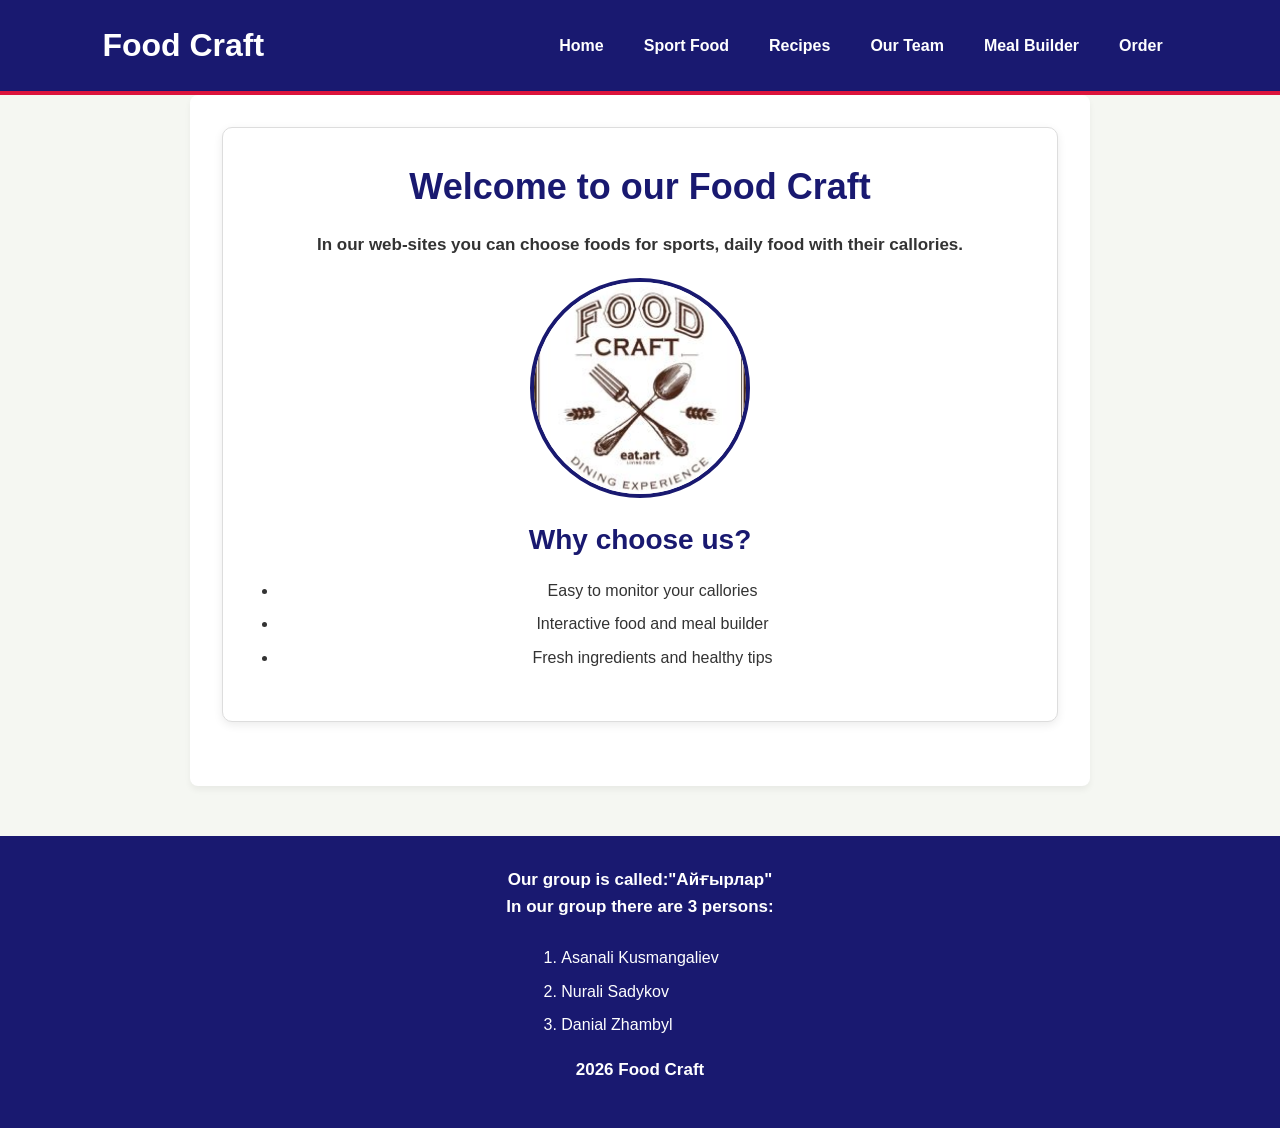
<file: index.html>
<!DOCTYPE html>
<html lang="en">
<head>
    <meta charset="UTF-8">
    <meta name="viewport" content="width=device-width, initial-scale=1.0">
    <title>
        Food Craft-Welcome page
    </title>
    <link rel="stylesheet" href="style.css">
</head>
<body>
    <header id="main-header">
        <div><h1>Food Craft</h1></div>
        <nav>
            <a href="index.html" id = "home">Home</a>
            
            <a href="sportfood.html" id = "sportfood">Sport Food</a>
            <a href="recipes.html" id="recipes">Recipes</a>
        <a href="team.html" id="team">Our Team</a>
        <a href="builder.html" id="builder">Meal Builder</a>
                <a href="order.html" id="order">Order</a>

        </nav>
    </header>

    <main>
        <section class="info">
            <h1>Welcome to our Food Craft</h1>
            <p><b>In our web-sites you can choose foods for sports, daily food with their callories.</b> </p>
<div style="width: 220px; height: 220px; border-radius: 50%; overflow: hidden; margin: 20px auto; border: 4px solid midnightblue;">
    <img src="images/foodcraft.jpg" alt="Logo" style="width: 100% !important; height: 100% !important; object-fit: cover !important; border-radius: 0 !important; border: none !important; margin: 0 !important;">
</div>
</h6>  
            <h2>Why choose us?</h2>
            <ul>
                <li>Easy to monitor your callories</li>
                <li>Interactive food and meal builder</li>
                <li>Fresh ingredients and healthy tips</li>
            </ul>
        </section>
    </main>

    <footer>
        <p><b>Our group is called:"Айғырлар"</b> <br> <b>In our group there are 3 persons:</b></p>
        <ol>
            <li>Asanali Kusmangaliev</li>
            <li>Nurali Sadykov</li>
            <li>Danial Zhambyl</li>
        </ol>
        <p><b>2026 Food Craft</b></p>
    </footer>
</body>
</html>
</file>
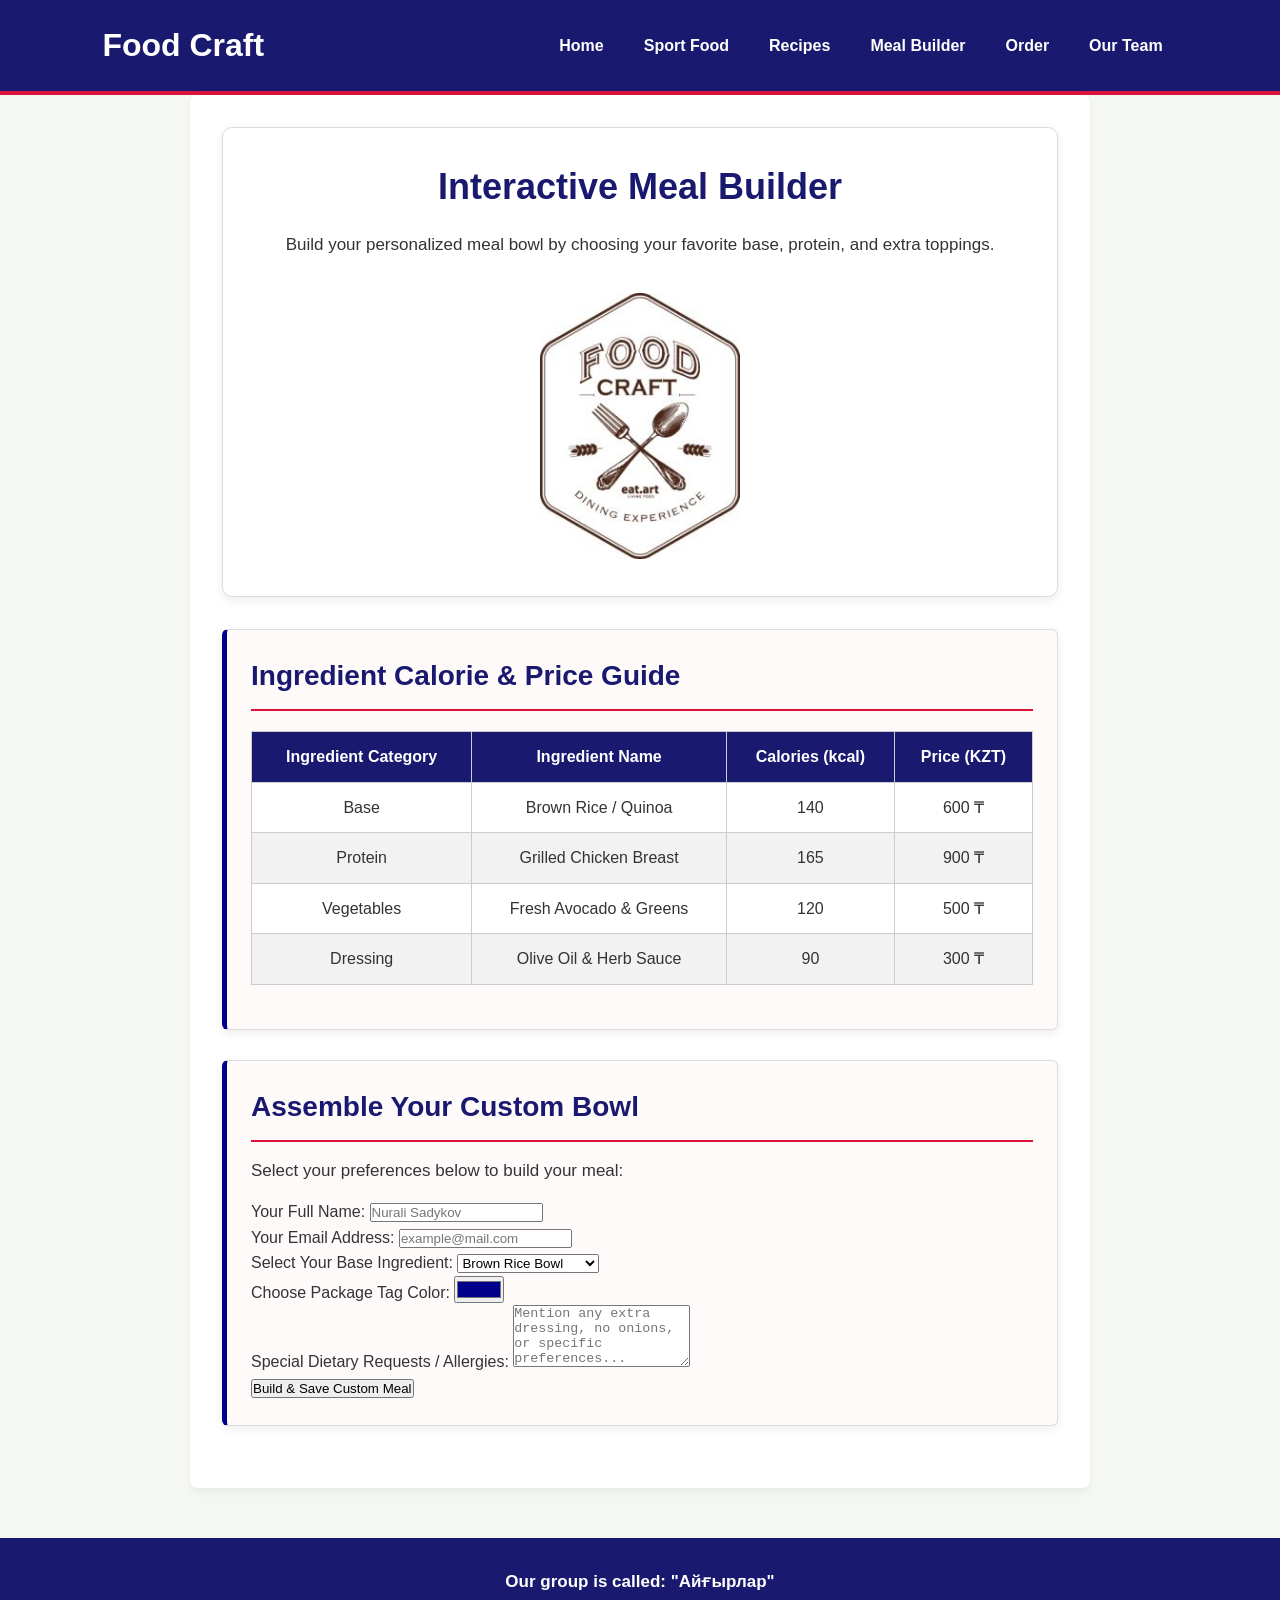
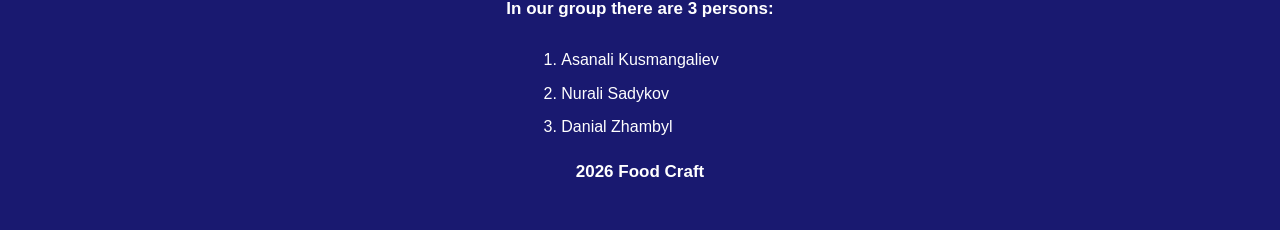
<file: builder.html>
<!DOCTYPE html>
<html lang="en">
<head>
    <meta charset="UTF-8">
    <meta name="viewport" content="width=device-width, initial-scale=1.0">
    <title>Food Craft - Meal Builder</title>
    <link rel="stylesheet" href="style.css">
</head>
<body>

<header id="main-header">
    <div>
        <h1>Food Craft</h1>
    </div>

    <nav>
        <a href="index.html" id="home">Home</a>
        <a href="sportfood.html" id="sportfood">Sport Food</a>
        <a href="recipes.html" id="recipes">Recipes</a>
            <a href="builder.html" id="builder"  >Meal Builder</a>
        <a href="order.html" id="order">Order </a>
        <a href="team.html" id="team">Our Team</a>
    </nav>
</header>

<main>

    <section class="info">
        <h1>Interactive Meal Builder</h1>

        <p>
            Build your personalized meal bowl by choosing your favorite base, protein, and extra toppings.
        </p>

        <img src="images/foodcraft.jpg" alt="Food Craft Logo" style="width: 200px !important; height: auto !important; object-fit: contain !important; border-radius: 0 !important; border: none !important;">
    </section>

    <section class="reason">
        <h2>Ingredient Calorie & Price Guide</h2>

        <table class="food-table">
            <thead>
                <tr>
                    <th>Ingredient Category</th>
                    <th>Ingredient Name</th>
                    <th>Calories (kcal)</th>
                    <th>Price (KZT)</th>
                </tr>
            </thead>
            <tbody>
                <tr>
                    <td>Base</td>
                    <td>Brown Rice / Quinoa</td>
                    <td>140</td>
                    <td>600 ₸</td>
                </tr>
                <tr>
                    <td>Protein</td>
                    <td>Grilled Chicken Breast</td>
                    <td>165</td>
                    <td>900 ₸</td>
                </tr>
                <tr>
                    <td>Vegetables</td>
                    <td>Fresh Avocado & Greens</td>
                    <td>120</td>
                    <td>500 ₸</td>
                </tr>
                <tr>
                    <td>Dressing</td>
                    <td>Olive Oil & Herb Sauce</td>
                    <td>90</td>
                    <td>300 ₸</td>
                </tr>
            </tbody>
        </table>
    </section>

    <section class="reason">
        <h2>Assemble Your Custom Bowl</h2>
        <p>Select your preferences below to build your meal:</p>

        <form action="#" method="post" class="order-form">
            <div class="form-group">
                <label for="builder-name">Your Full Name:</label>
                <input type="text" id="builder-name" name="builder-name" placeholder="Nurali Sadykov" required>
            </div>

            <div class="form-group">
                <label for="builder-email">Your Email Address:</label>
                <input type="email" id="builder-email" name="builder-email" placeholder="example@mail.com" required>
            </div>

            <div class="form-group">
                <label for="meal-base">Select Your Base Ingredient:</label>
                <select id="meal-base" name="meal-base">
                    <option value="rice">Brown Rice Bowl</option>
                    <option value="quinoa">Quinoa Mix</option>
                    <option value="pasta">Whole Wheat Pasta</option>
                    <option value="greens">Fresh Salad Greens</option>
                </select>
            </div>

            <div class="form-group">
                <label for="packaging-color">Choose Package Tag Color:</label>
                <input type="color" id="packaging-color" name="packaging-color" value="#00008b">
            </div>

            <div class="form-group">
                <label for="builder-notes">Special Dietary Requests / Allergies:</label>
                <textarea id="builder-notes" name="builder-notes" rows="4" placeholder="Mention any extra dressing, no onions, or specific preferences..."></textarea>
            </div>

            <button type="submit" class="submit-btn">Build & Save Custom Meal</button>
        </form>
    </section>

</main>

<footer>
    <p>
        <b>Our group is called: "Айғырлар"</b><br>
        <b>In our group there are 3 persons:</b>
    </p>

    <ol>
        <li>Asanali Kusmangaliev</li>
        <li>Nurali Sadykov</li>
        <li>Danial Zhambyl</li>
    </ol>

    <p><b>2026 Food Craft</b></p>
</footer>

</body>
</html>
</file>
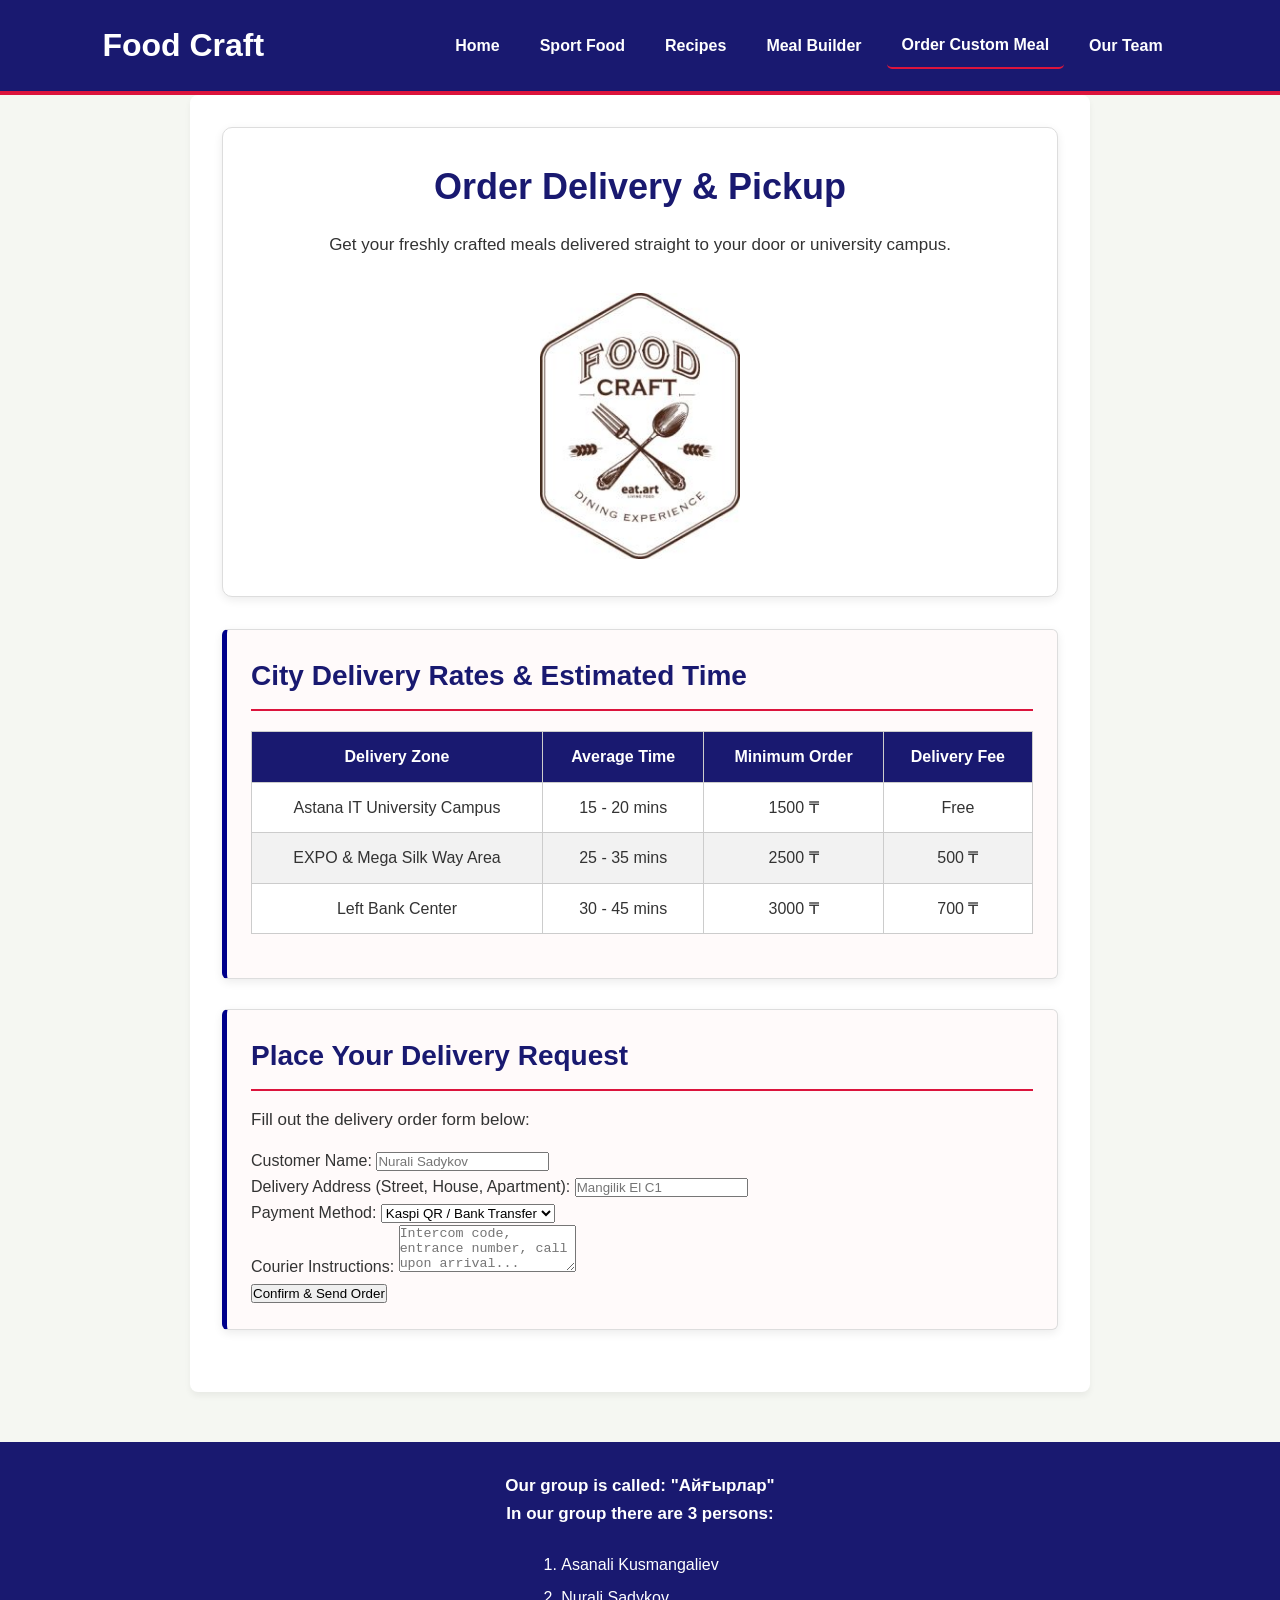
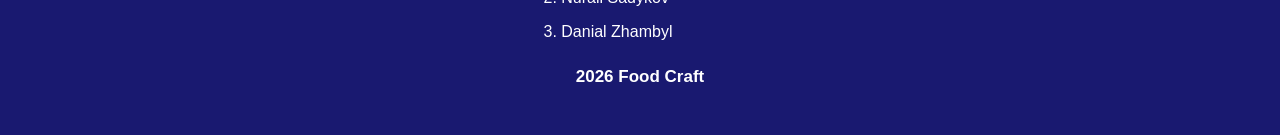
<file: order.html>
<!DOCTYPE html>
<html lang="en">
<head>
    <meta charset="UTF-8">
    <meta name="viewport" content="width=device-width, initial-scale=1.0">
    <title>Food Craft - Order Custom Meal</title>
    <link rel="stylesheet" href="style.css">
</head>
<body>

<header id="main-header">
    <div>
        <h1>Food Craft</h1>
    </div>

    <nav>
        <a href="index.html" id="home">Home</a>
        <a href="sportfood.html" id="sportfood">Sport Food</a>
        <a href="recipes.html" id="recipes">Recipes</a>
        <a href="builder.html" id="builder">Meal Builder</a>
        <a href="order.html" id="order" style="border-bottom: 2px solid crimson;">Order Custom Meal</a>
        <a href="team.html" id="team">Our Team</a>
    </nav>
</header>

<main>

    <section class="info">
        <h1>Order Delivery & Pickup</h1>

        <p>
            Get your freshly crafted meals delivered straight to your door or university campus.
        </p>

        <img src="images/foodcraft.jpg" alt="Food Craft Logo" style="width: 200px !important; height: auto !important; object-fit: contain !important; border-radius: 0 !important; border: none !important;">
    </section>

    <section class="reason">
        <h2>City Delivery Rates & Estimated Time</h2>

        <table class="food-table">
            <thead>
                <tr>
                    <th>Delivery Zone</th>
                    <th>Average Time</th>
                    <th>Minimum Order</th>
                    <th>Delivery Fee</th>
                </tr>
            </thead>
            <tbody>
                <tr>
                    <td>Astana IT University Campus</td>
                    <td>15 - 20 mins</td>
                    <td>1500 ₸</td>
                    <td>Free</td>
                </tr>
                <tr>
                    <td>EXPO & Mega Silk Way Area</td>
                    <td>25 - 35 mins</td>
                    <td>2500 ₸</td>
                    <td>500 ₸</td>
                </tr>
                <tr>
                    <td>Left Bank Center</td>
                    <td>30 - 45 mins</td>
                    <td>3000 ₸</td>
                    <td>700 ₸</td>
                </tr>
            </tbody>
        </table>
    </section>

    <section class="reason">
        <h2>Place Your Delivery Request</h2>
        <p>Fill out the delivery order form below:</p>

        <form action="#" method="post" class="order-form">
            <div class="form-group">
                <label for="order-customer">Customer Name:</label>
                <input type="text" id="order-customer" name="order-customer" placeholder="Nurali Sadykov" required>
            </div>

            <div class="form-group">
                <label for="order-address">Delivery Address (Street, House, Apartment):</label>
                <input type="text" id="order-address" name="order-address" placeholder="Mangilik El C1" required>
            </div>

            <div class="form-group">
                <label for="payment-option">Payment Method:</label>
                <select id="payment-option" name="payment-option">
                    <option value="kaspi">Kaspi QR / Bank Transfer</option>
                    <option value="card">Credit Card on Delivery</option>
                    <option value="cash">Cash to Courier</option>
                </select>
            </div>

            <div class="form-group">
                <label for="order-comments">Courier Instructions:</label>
                <textarea id="order-comments" name="order-comments" rows="3" placeholder="Intercom code, entrance number, call upon arrival..."></textarea>
            </div>

            <button type="submit" class="submit-btn">Confirm & Send Order</button>
        </form>
    </section>

</main>

<footer>
    <p>
        <b>Our group is called: "Айғырлар"</b><br>
        <b>In our group there are 3 persons:</b>
    </p>

    <ol>
        <li>Asanali Kusmangaliev</li>
        <li>Nurali Sadykov</li>
        <li>Danial Zhambyl</li>
    </ol>

    <p><b>2026 Food Craft</b></p>
</footer>

</body>
</html>
</file>
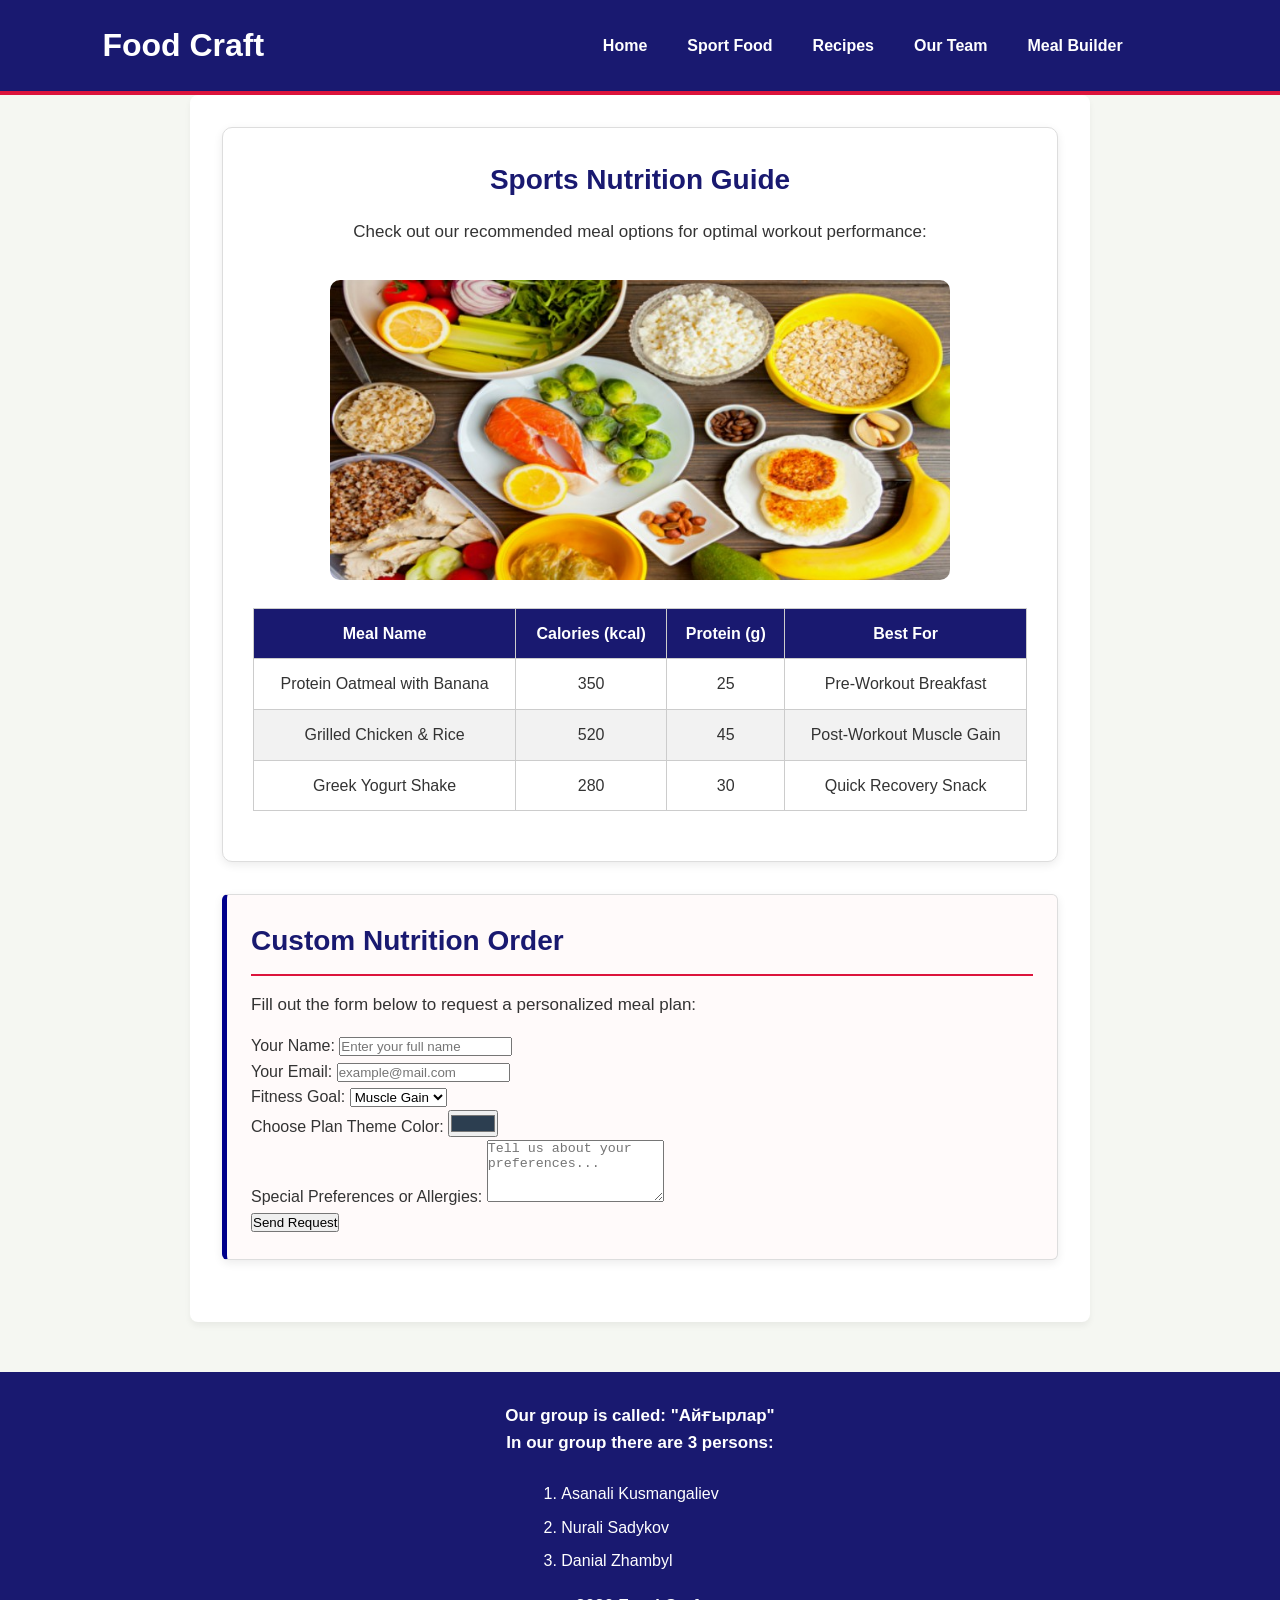
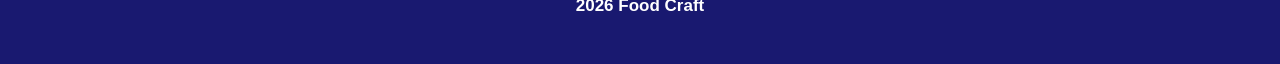
<file: sportfood.html>
<!DOCTYPE html>
<html lang="en">
<head>
    <meta charset="UTF-8">
    <meta name="viewport" content="width=device-width, initial-scale=1.0">
    <title>Food Craft-Sport Food</title>
    <link rel="stylesheet" href="style.css">
</head>
<body>
    <header id="main-header">
        <div><h1>Food Craft</h1></div>
        <nav>
            <a href="index.html" id="home">Home</a>
            <a href="sportfood.html" id="sportfood">Sport Food</a>
            <a href="recipes.html" id="recipes">Recipes</a>
        <a href="team.html" id="team">Our Team</a>
        <a href="builder.html" id="builder">Meal Builder</a>
        <a href="order.html" id="order" ></a>
        </nav>
    </header>

    <main>
        <section class="info">
            <h2>Sports Nutrition Guide</h2>
            <p>Check out our recommended meal options for optimal workout performance:</p>
            
            <img src = "images/Снимок экрана 2026-09-14 005941.jpg" alt="heathy meal" id="heathy-meal">
            <table class="food-table">
                <thead>
                    <tr>
                        <th>Meal Name</th>
                        <th>Calories (kcal)</th>
                        <th>Protein (g)</th>
                        <th>Best For</th>
                    </tr>
                </thead>
                <tbody>
                    <tr>
                        <td>Protein Oatmeal with Banana</td>
                        <td>350</td>
                        <td>25</td>
                        <td>Pre-Workout Breakfast</td>
                    </tr>
                    <tr>
                        <td>Grilled Chicken & Rice</td>
                        <td>520</td>
                        <td>45</td>
                        <td>Post-Workout Muscle Gain</td>
                    </tr>
                    <tr>
                        <td>Greek Yogurt Shake</td>
                        <td>280</td>
                        <td>30</td>
                        <td>Quick Recovery Snack</td>
                    </tr>
                </tbody>
            </table>
        </section>

        
        <section class="reason">
            <h2>Custom Nutrition Order</h2>
            <p>Fill out the form below to request a personalized meal plan:</p>

            <form action="#" method="post" class="order-form">
                <div class="form-group">
                    <label for="username">Your Name:</label>
                    <input type="text" id="username" name="username" placeholder="Enter your full name" required>
                </div>

            
                <div class="form-group">
                    <label for="email">Your Email:</label>
                    <input type="email" id="email" name="email" placeholder="example@mail.com" required>
                </div>

               
                <div class="form-group">
                    <label for="fitness-goal">Fitness Goal:</label>
                    <select id="fitness-goal" name="fitness-goal">
                        <option value="muscle">Muscle Gain</option>
                        <option value="weight-loss">Weight Loss</option>
                        <option value="endurance">Endurance</option>
                    </select>
                </div>

               
                <div class="form-group">
                    <label for="fav-color">Choose Plan Theme Color:</label>
                    <input type="color" id="fav-color" name="fav-color" value="#2c3e50">
                </div>

               
                <div class="form-group">
                    <label for="comments">Special Preferences or Allergies:</label>
                    <textarea id="comments" name="comments" rows="4" placeholder="Tell us about your preferences..."></textarea>
                </div>

                
                <button type="submit" class="submit-btn">Send Request</button>
            </form>
            
        </section>
    </main>
    <footer>
        <p><b>Our group is called: "Айғырлар"</b><br><b>In our group there are 3 persons:</b></p>
        <ol>
            <li>Asanali Kusmangaliev</li>
            <li>Nurali Sadykov</li>
            <li>Danial Zhambyl</li>
        </ol>
        <p><b>2026 Food Craft</b></p>
    </footer>
</body>
</html>
</file>
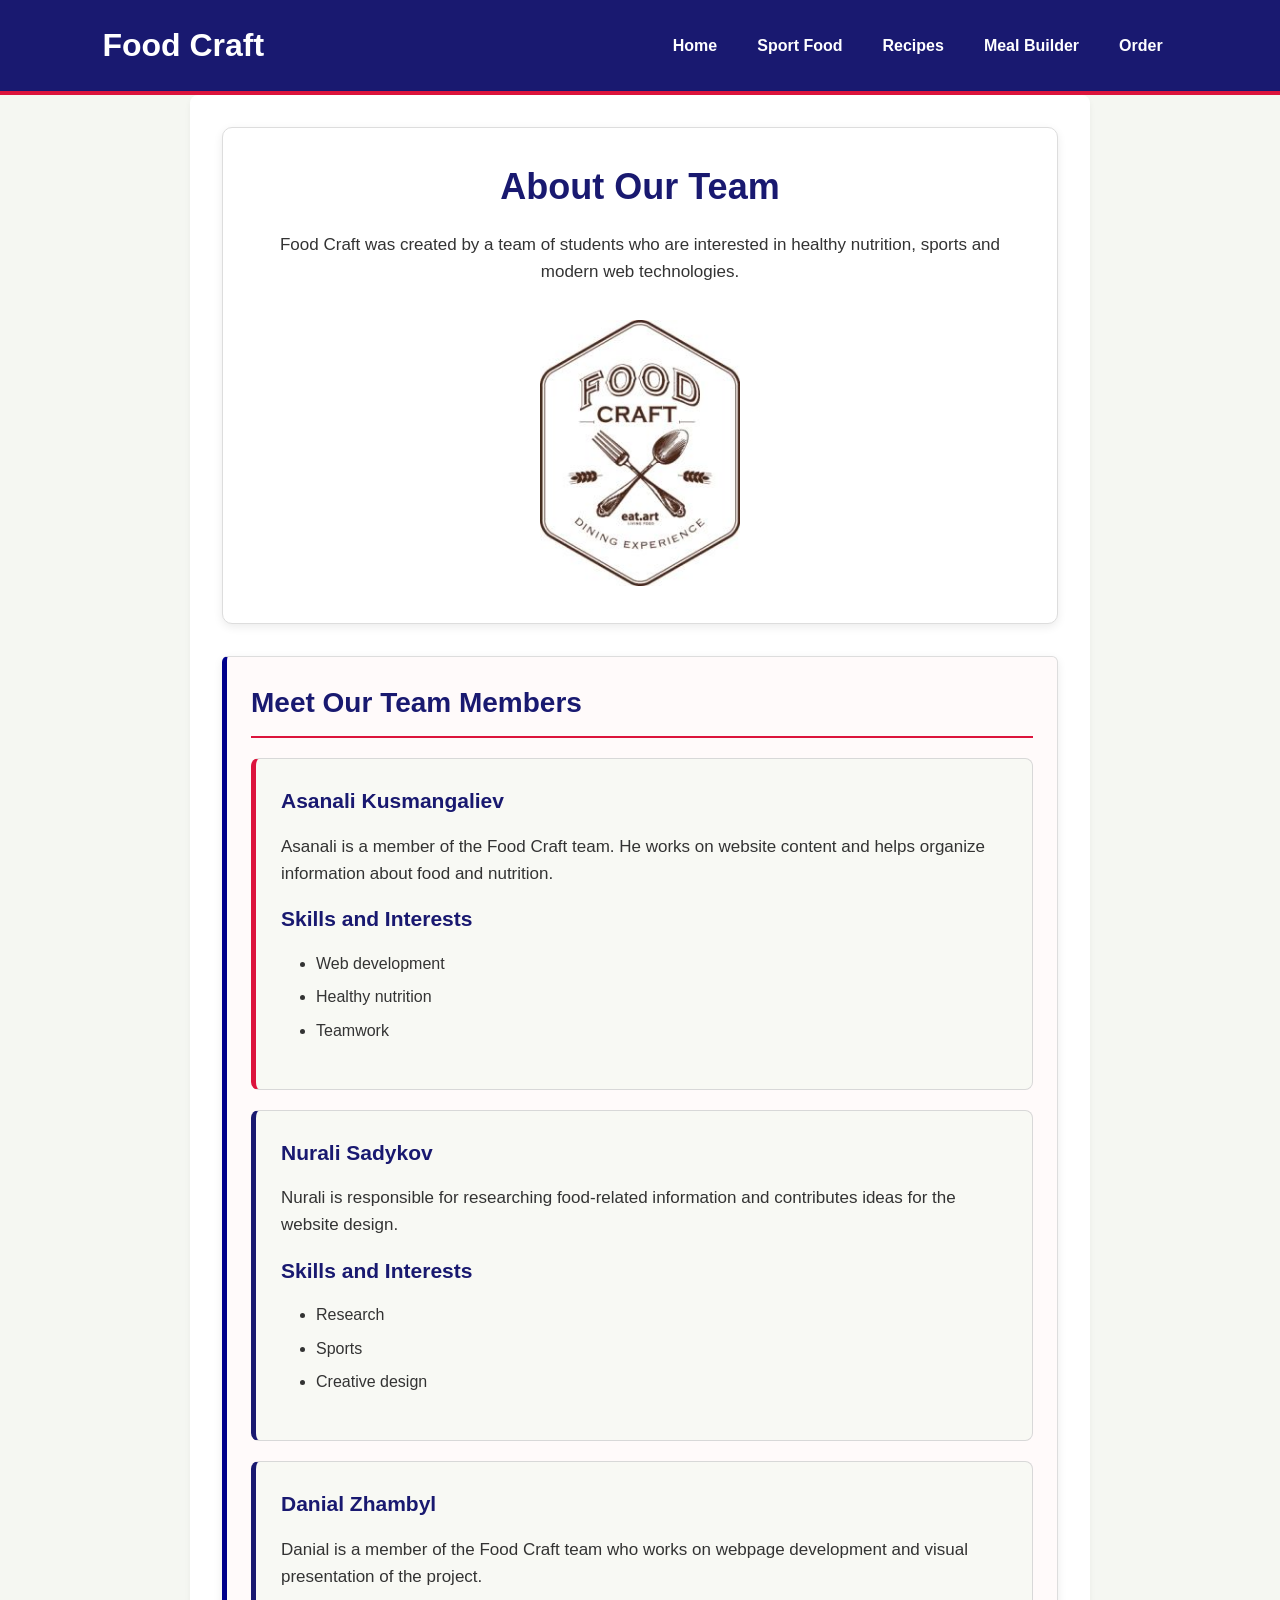
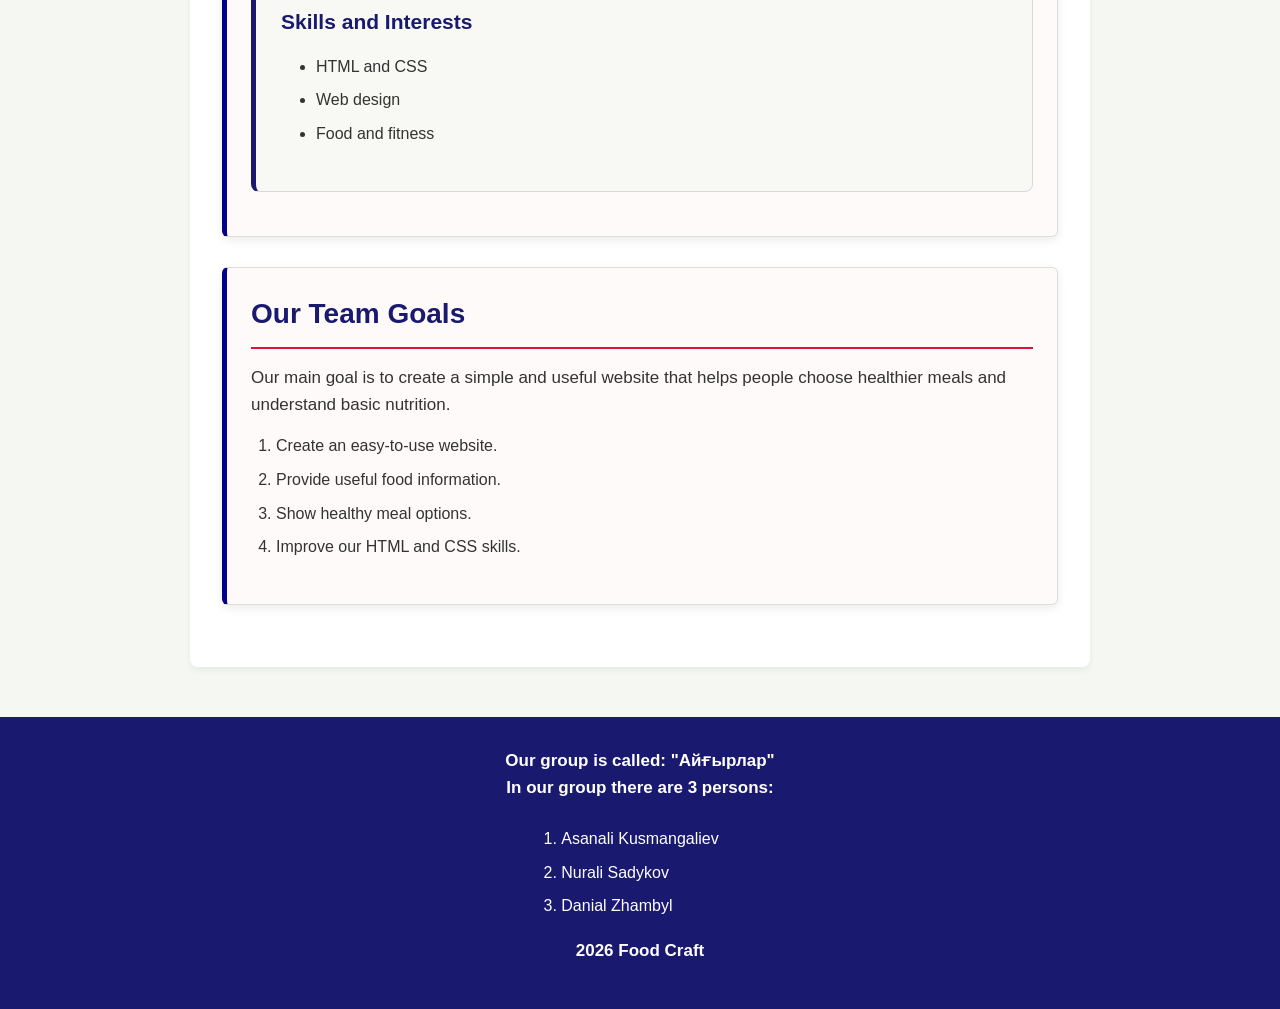
<file: team.html>
<!DOCTYPE html>
<html lang="en">
<head>
    <meta charset="UTF-8">
    <meta name="viewport" content="width=device-width, initial-scale=1.0">
    <title>Food Craft - Our Team</title>
    <link rel="stylesheet" href="style.css">
</head>
<body>

<header id="main-header">
    <div>
        <h1>Food Craft</h1>
    </div>

    <nav>
        <a href="index.html" id="home">Home</a>
        <a href="sportfood.html" id="sportfood">Sport Food</a>
        <a href="recipes.html" id="recipes">Recipes</a>
        
        <a href="builder.html" id="builder">Meal Builder</a>
        <a href="order.html" id="order" >Order</a>
    </nav>
</header>

<main>

    <section class="info">
        <h1>About Our Team</h1>

        <p>
            Food Craft was created by a team of students who are interested
            in healthy nutrition, sports and modern web technologies.
        </p>

        <img src="images/foodcraft.jpg" alt="Food Craft Logo" style="width: 200px !important; height: auto !important; object-fit: contain !important; border-radius: 0 !important; border: none !important;">
    </section>

    <section class="reason">
        <h2>Meet Our Team Members</h2>

        <div class="team-card">
            <h3>Asanali Kusmangaliev</h3>
            <p>
                Asanali is a member of the Food Craft team. He works on
                website content and helps organize information about food
                and nutrition.
            </p>

            <h3>Skills and Interests</h3>
            <ul>
                <li>Web development</li>
                <li>Healthy nutrition</li>
                <li>Teamwork</li>
            </ul>
        </div>

        <div class="team-card">
            <h3>Nurali Sadykov</h3>
            <p>
                Nurali is responsible for researching food-related
                information and contributes ideas for the website design.
            </p>

            <h3>Skills and Interests</h3>
            <ul>
                <li>Research</li>
                <li>Sports</li>
                <li>Creative design</li>
            </ul>
        </div>

        <div class="team-card">
            <h3>Danial Zhambyl</h3>
            <p>
                Danial is a member of the Food Craft team who works on
                webpage development and visual presentation of the project.
            </p>

            <h3>Skills and Interests</h3>
            <ul>
                <li>HTML and CSS</li>
                <li>Web design</li>
                <li>Food and fitness</li>
            </ul>
        </div>

    </section>

    <section class="reason">
        <h2>Our Team Goals</h2>

        <p>
            Our main goal is to create a simple and useful website that
            helps people choose healthier meals and understand basic
            nutrition.
        </p>

        <ol>
            <li>Create an easy-to-use website.</li>
            <li>Provide useful food information.</li>
            <li>Show healthy meal options.</li>
            <li>Improve our HTML and CSS skills.</li>
        </ol>
    </section>

</main>

<footer>
    <p><b>Our group is called: "Айғырлар"</b><br>
    <b>In our group there are 3 persons:</b></p>

    <ol>
        <li>Asanali Kusmangaliev</li>
        <li>Nurali Sadykov</li>
        <li>Danial Zhambyl</li>
    </ol>

    <p><b>2026 Food Craft</b></p>
</footer>

</body>
</html>
</file>
<file: style.css>
* {
    box-sizing: border-box;
    margin: 0;
    padding: 0;
}

body {
    font-family: Arial, sans-serif;
    background-color: #f5f7f2;
    color: #333333;
    line-height: 1.6;
}

h1,
h2,
h3 {
    color: midnightblue;
    margin-bottom: 15px;
}

h1 {
    font-size: 36px;
}

h2 {
    font-size: 28px;
}

h3 {
    font-size: 21px;
}

p {
    font-size: 17px;
    margin-bottom: 15px;
}

a {
    text-decoration: none;
    color: white;
    font-weight: bold;
}

a:hover {
    color: lightyellow;
}

#main-header {
    width: 100%;
    background-color: midnightblue;
    padding: 20px 8%;
    display: flex;
    justify-content: space-between;
    align-items: center;
    border-bottom: 4px solid crimson;
}

#main-header h1 {
    color: white;
    margin: 0;
    font-size: 32px;
}

nav {
    display: flex;
    align-items: center;
    gap: 10px;
}

nav a {
    padding: 10px 15px;
    border-radius: 5px;
    transition: 0.3s;
}

nav a:hover {
    background-color: crimson;
    color: white;
}

#home:hover,
#sportfood:hover,
#recipes:hover,
#team:hover {
    background-color: crimson;
    color: white;
}

main {
  padding: 2rem;
    max-width: 900px;
    margin: 0 auto;
    background-color: white;
    border-radius: 8px;
    box-shadow: 0 4px 6px rgba(0, 0, 0, 0.05);

}

section {
    background-color: white;
    padding: 30px;
    margin-bottom: 30px;
    border: 1px solid #dddddd;
    border-radius: 10px;
    box-shadow: 0 3px 10px rgba(0, 0, 0, 0.08);
}

.info {
    text-align: center;
    margin-bottom: 2rem;
     
}

.info p {
    max-width: 800px;
    margin: 0 auto 20px;
    
}

.info img {
    width: 80%;
    max-width: 700px;
    height: 300px;
    object-fit: cover;
    border-radius: 10px;
    margin-top: 15px;
}

.reason {
    text-align: left; 
    background-color: snow;
    padding: 1.5rem;
    border-radius: 6px;
    border-left: 5px solid darkblue;
    
}

.reason > h2 {
    border-bottom: 2px solid crimson;
    padding-bottom: 10px;
}

ul,
ol {
    margin: 15px 0 20px 25px;
}

li {
    margin-bottom: 8px;
}

.recipe-card,
.team-card {
    background-color: #f8f9f4;
    padding: 25px;
    margin: 20px 0;
    border: 1px solid #d8d8d8;
    border-left: 5px solid midnightblue;
    border-radius: 8px;
}

.recipe-card:hover,
.team-card:hover {
    transform: translateY(-3px);
    box-shadow: 0 5px 15px rgba(0, 0, 0, 0.12);
    transition: 0.3s;
}

.recipe-card h3,
.team-card h3 {
    color: midnightblue;
}

.recipe-card ul,
.recipe-card ol,
.team-card ul,
.team-card ol {
    padding-left: 10px;
}

.team-card:first-of-type {
    border-left-color: crimson;
}

.circle-logo {
    width: 200px;           /* Ширина и высота должны быть одинаковыми */
    height: 200px;
    border-radius: 50%;     /* Делает картинку круглой */
    object-fit: cover;      /* Сохраняет пропорции без растяжения */
    border: 3px solid midnightblue; /* Опциональная красивая рамка в стиле вашего сайта */
    display: block;
    margin: 20px auto;     /* Выравнивание по центру */
}

.highlight {
    background-color: lightyellow;
    padding: 15px;
    border-left: 5px solid crimson;
    margin: 20px 0;
}

table {
    width: 100%;
    border-collapse: collapse;
    margin: 20px 0;
    background-color: white;
}

table th,
table td {
    border: 1px solid #cccccc;
    padding: 12px;
    text-align: center;
}

table th {
    background-color: midnightblue;
    color: white;
}

table tr:nth-child(even) {
    background-color: #f2f2f2;
}

table tr:hover {
    background-color: #fff3f3;
}

#contact-form {
    max-width: 700px;
    margin: 0 auto;
}

#contact-form label {
    display: block;
    font-weight: bold;
    margin: 12px 0 6px;
    color: midnightblue;
}

#contact-form input,
#contact-form select,
#contact-form textarea {
    width: 100%;
    padding: 12px;
    border: 1px solid #bbbbbb;
    border-radius: 6px;
    font-family: Arial, sans-serif;
    font-size: 16px;
    background-color: #ffffff;
}

#contact-form input:focus,
#contact-form select:focus,
#contact-form textarea:focus {
    outline: none;
    border: 2px solid midnightblue;
}

#contact-form textarea {
    min-height: 140px;
    resize: vertical;
}

#contact-form button {
    margin-top: 15px;
    padding: 12px 25px;
    border: none;
    border-radius: 6px;
    background-color: midnightblue;
    color: white;
    font-size: 16px;
    font-weight: bold;
    cursor: pointer;
}

#contact-form button:hover {
    background-color: crimson;
}

button {
    cursor: pointer;
}

footer {
    background-color: midnightblue;
    color: white;
    text-align: center;
    padding: 30px 10%;
    margin-top: 50px;
}

footer p {
    color: white;
}

footer ol {
    display: inline-block;
    text-align: left;
    margin: 10px auto;
}

footer li {
    color: white;
}

footer a {
    color: lightyellow;
}

#recipes,
#team {
    color: white;
}

#recipes:hover,
#team:hover {
    color: white;
    background-color: crimson;
}

@media (max-width: 768px) {
    #main-header {
        flex-direction: column;
        gap: 20px;
        text-align: center;
    }

    nav {
        flex-wrap: wrap;
        justify-content: center;
    }

    main {
        width: 94%;
        margin: 25px auto;
    }

    section {
        padding: 20px;
    }

    .info img {
        width: 100%;
        height: 230px;
    }

    h1 {
        font-size: 30px;
    }

    h2 {
        font-size: 24px;
    }

    table {
        font-size: 14px;
    }

    table th,
    table td {
        padding: 8px;
    }
    .recipe-img {
    width: 100%;
    max-width: 500px;
    height: 280px;
    object-fit: cover;
    display: block;
    margin: 15px auto 25px;
    border-radius: 10px;
    border: 3px solid midnightblue;
}
}
</file>
